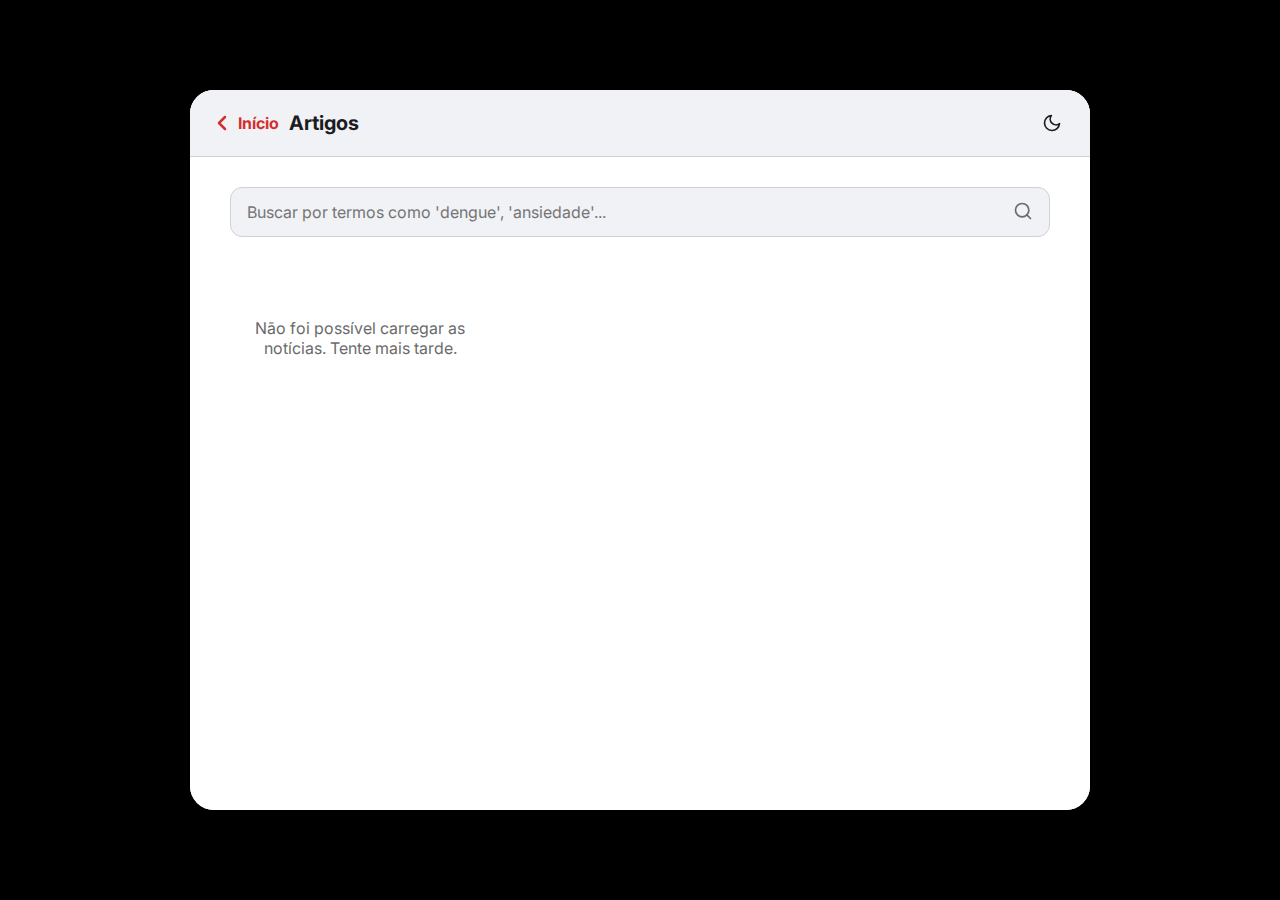
<file: artigos.html>
<!DOCTYPE html>
<html lang="pt-br">
<head>
    <meta charset="UTF-8" />
    <meta name="viewport" content="width=device-width, initial-scale=1.0" />
    <title>Artigos de Saúde - Baymax</title>
    <link rel="stylesheet" href="src/css/main.css">
    <link rel="stylesheet" href="src/css/artigos.css">
</head>
<body>
    <div class="app-container visible">
        <div id="articles-screen" class="screen active">
            
            <header class="articles-header">
                <a href="index.html" class="back-button" aria-label="Voltar para Home">
                    <svg width="24" height="24" viewBox="0 0 24 24" fill="none" stroke="currentColor" stroke-width="2.5" stroke-linecap="round" stroke-linejoin="round"><polyline points="15 18 9 12 15 6"></polyline></svg>
                    <span>Início</span>
                </a>
                <h1>Artigos</h1>
                <button id="theme-toggle-btn" class="theme-toggle" aria-label="Mudar tema">
                    <svg class="sun" width="20" height="20" viewBox="0 0 24 24" fill="none" stroke="currentColor" stroke-width="2" stroke-linecap="round" stroke-linejoin="round"><circle cx="12" cy="12" r="5"></circle><line x1="12" y1="1" x2="12" y2="3"></line><line x1="12" y1="21" x2="12" y2="23"></line><line x1="4.22" y1="4.22" x2="5.64" y2="5.64"></line><line x1="18.36" y1="18.36" x2="19.78" y2="19.78"></line><line x1="1" y1="12" x2="3" y2="12"></line><line x1="21" y1="12" x2="23" y2="12"></line><line x1="4.22" y1="19.78" x2="5.64" y2="18.36"></line><line x1="18.36" y1="5.64" x2="19.78" y2="4.22"></line></svg>
                    <svg class="moon" width="20" height="20" viewBox="0 0 24 24" fill="none" stroke="currentColor" stroke-width="2" stroke-linecap="round" stroke-linejoin="round"><path d="M21 12.79A9 9 0 1 1 11.21 3 7 7 0 0 0 21 12.79z"></path></svg>
                </button>
            </header>

            <main class="articles-main-content">

                <div class="search-wrapper">
                    <form id="search-form" class="search-form">
                        <input type="text" id="search-input" placeholder="Buscar por termos como 'dengue', 'ansiedade'..." autocomplete="off">
                        <button type="submit" aria-label="Pesquisar">
                            <svg width="20" height="20" viewBox="0 0 24 24" fill="none" stroke="currentColor" stroke-width="2" stroke-linecap="round" stroke-linejoin="round"><circle cx="11" cy="11" r="8"></circle><line x1="21" y1="21" x2="16.65" y2="16.65"></line></svg>
                        </button>
                    </form>
                </div>

                <div id="results-container" class="results-container">
                    </div>

            </main>

            <footer id="pagination-footer" class="pagination-footer">
                <button id="prev-page-btn" class="pagination-btn" disabled>
                    <svg width="18" height="18" viewBox="0 0 24 24" fill="none" stroke="currentColor" stroke-width="2" stroke-linecap="round" stroke-linejoin="round"><polyline points="15 18 9 12 15 6"></polyline></svg>
                    Anterior
                </button>
                <span id="page-info"></span>
                <button id="next-page-btn" class="pagination-btn" disabled>
                    Próxima
                    <svg width="18" height="18" viewBox="0 0 24 24" fill="none" stroke="currentColor" stroke-width="2" stroke-linecap="round" stroke-linejoin="round"><polyline points="9 18 15 12 9 6"></polyline></svg>
                </button>
            </footer>

        </div>
    </div>
    <script src="src/js/artigos.js"></script>
</body>
</html>
</file>
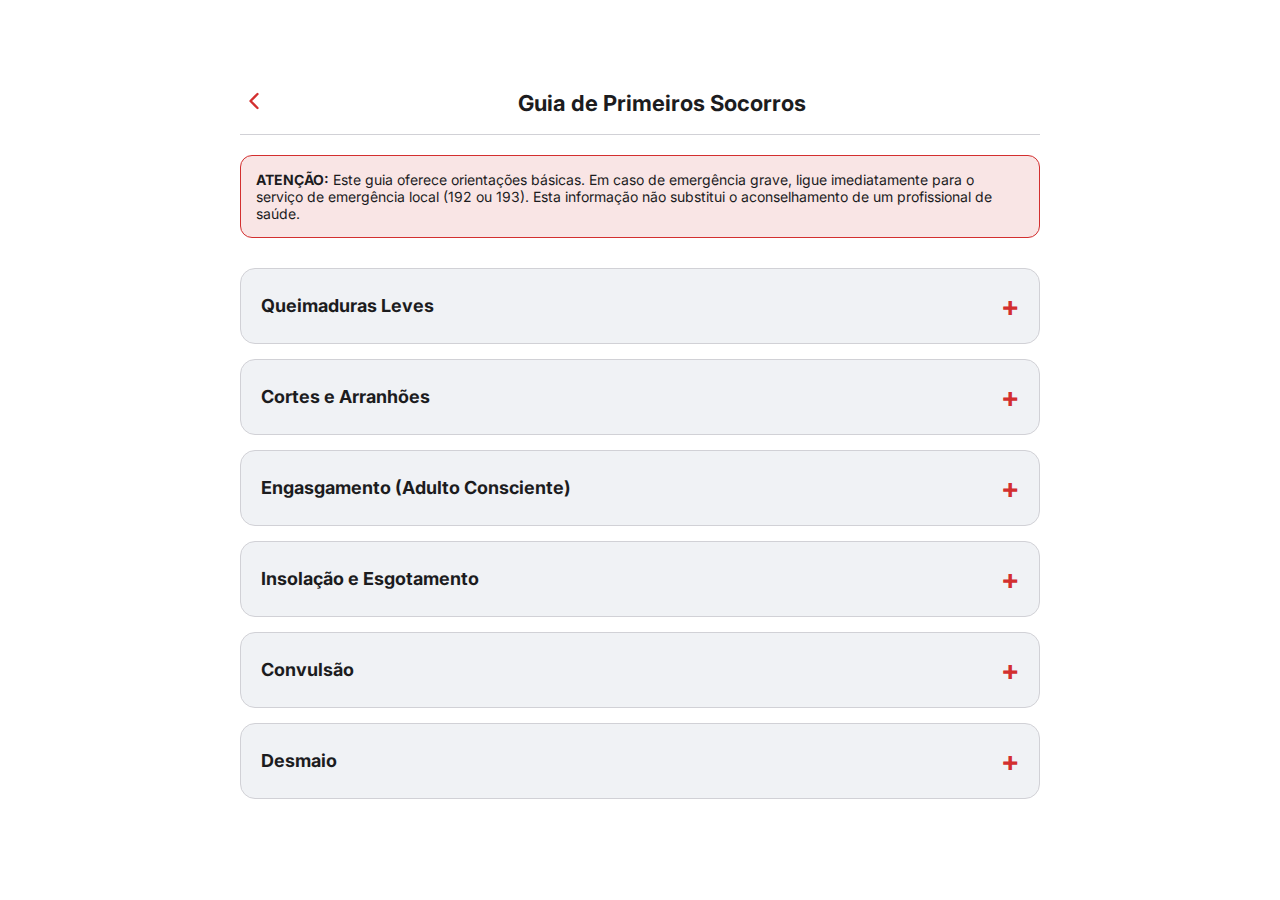
<file: primeiros-socorros.html>
<!DOCTYPE html>
<html lang="pt-br">
<head>
    <meta charset="UTF-8">
    <meta name="viewport" content="width=device-width, initial-scale=1.0">
    <title>Primeiros Socorros - Baymax</title>
    <link rel="stylesheet" href="src/css/main.css"> <link rel="stylesheet" href="src/css/primeiros-socorros.css"> 
</head>
<body class="dark-mode-base"> <div class="guide-container">
        <header class="guide-header">
            <a href="index.html" class="back-button" aria-label="Voltar">
                <svg width="28" height="28" viewBox="0 0 24 24" fill="none" stroke="currentColor" stroke-width="2" stroke-linecap="round" stroke-linejoin="round"><polyline points="15 18 9 12 15 6"></polyline></svg>
            </a>
            <h1>Guia de Primeiros Socorros</h1>
        </header>

        <div class="disclaimer-box">
            <p><strong>ATENÇÃO:</strong> Este guia oferece orientações básicas. Em caso de emergência grave, ligue imediatamente para o serviço de emergência local (192 ou 193). Esta informação não substitui o aconselhamento de um profissional de saúde.</p>
        </div>

        <main class="guide-content">
            <details class="topic-card">
                <summary class="topic-title">Queimaduras Leves</summary>
                <div class="topic-content">
                    <ol>
                        <li><strong>Esfrie a área:</strong> Coloque a queimadura sob água corrente fria por pelo menos 10 minutos. Não use gelo.</li>
                        <li><strong>Proteja a queimadura:</strong> Cubra a área com um pano limpo e húmido ou uma ligadura esterilizada.</li>
                        <li><strong>Não fure as bolhas:</strong> Se bolhas se formarem, não as fure para evitar infeções.</li>
                        <li><strong>Analgesia:</strong> Se necessário, tome um analgésico de venda livre, como paracetamol ou ibuprofeno.</li>
                    </ol>
                </div>
            </details>

            <details class="topic-card">
                <summary class="topic-title">Cortes e Arranhões</summary>
                <div class="topic-content">
                    <ol>
                        <li><strong>Lave as mãos:</strong> Antes de tratar o ferimento, lave bem as mãos com água e sabão.</li>
                        <li><strong>Estanque o sangramento:</strong> Pressione a ferida com um pano limpo ou gaze por alguns minutos.</li>
                        <li><strong>Limpe o ferimento:</strong> Lave a área com água corrente. Pode usar sabão neutro ao redor da ferida.</li>
                        <li><strong>Aplique um curativo:</strong> Após a limpeza, seque a área e aplique um curativo adesivo (band-aid) ou uma gaze esterilizada.</li>
                    </ol>
                </div>
            </details>

            <details class="topic-card">
                <summary class="topic-title">Engasgamento (Adulto Consciente)</summary>
                <div class="topic-content">
                    <ol>
                        <li><strong>Incentive a tosse:</strong> Peça para a pessoa tossir com força. A tosse é a forma mais eficaz de expelir o objeto.</li>
                        <li><strong>Dê pancadas nas costas:</strong> Se a pessoa não conseguir tossir, posicione-se ao lado e ligeiramente atrás dela. Dê 5 pancadas firmes entre as omoplatas com a base da sua mão.</li>
                        <li><strong>Manobra de Heimlich:</strong> Se as pancadas não funcionarem, posicione-se atrás da pessoa, abrace-a pela cintura, feche uma mão e coloque-a acima do umbigo. Com a outra mão, pressione a primeira para dentro e para cima, 5 vezes.</li>
                        <li><strong>Alterne:</strong> Continue a alternar 5 pancadas nas costas com 5 compressões abdominais até o objeto ser expelido ou a ajuda chegar.</li>
                    </ol>
                </div>
            </details>

            <details class="topic-card">
                <summary class="topic-title">Insolação e Esgotamento</summary>
                <div class="topic-content">
                    <p>O esgotamento por calor pode evoluir para insolação, que é uma emergência médica.</p>
                    <ol>
                        <li><strong>Leve a pessoa para um local fresco:</strong> Retire a pessoa do sol e leve-a para um ambiente com sombra, ar condicionado ou mais fresco.</li>
                        <li><strong>Refresque a pele:</strong> Borrife água fria no corpo da pessoa e abane-a. Pode também aplicar toalhas ou panos frios e húmidos na testa, pescoço, axilas e virilhas.</li>
                        <li><strong>Ofereça líquidos:</strong> Se a pessoa estiver consciente e conseguir engolir, dê-lhe água fria ou uma bebida desportiva (isotónico) em pequenos golos.</li>
                        <li><strong>Eleve as pernas:</strong> Deite a pessoa e eleve ligeiramente as suas pernas e pés.</li>
                        <li><strong>Procure ajuda médica:</strong> Se os sintomas piorarem, se a pessoa desmaiar, tiver convulsões ou a sua temperatura corporal for muito elevada (acima de 40°C), ligue para a emergência imediatamente, pois pode ser um caso de insolação.</li>
                    </ol>
                </div>
            </details>

            <details class="topic-card">
                <summary class="topic-title">Convulsão</summary>
                <div class="topic-content">
                    <ol>
                        <li><strong>Proteja a pessoa de lesões:</strong> Afaste objetos duros ou pontiagudos de perto. Se possível, coloque algo macio e plano, como um casaco dobrado, debaixo da cabeça dela.</li>
                        <li><strong>Não segure a pessoa:</strong> Não tente restringir os movimentos da pessoa ou segurá-la com força.</li>
                        <li><strong>Não coloque nada na boca:</strong> Contrariamente ao mito popular, não coloque nenhum objeto na boca da pessoa. Ela não irá engolir a língua.</li>
                        <li><strong>Vire a pessoa de lado (após a crise):</strong> Assim que os espasmos terminarem, vire a pessoa cuidadosamente para a posição lateral de segurança para ajudar a manter as vias respiratórias abertas.</li>
                        <li><strong>Fique com a pessoa:</strong> Permaneça ao lado dela até que a ajuda chegue ou até que ela recupere a consciência completamente. Cronometre a duração da convulsão. Ligue para a emergência se a convulsão durar mais de 5 minutos.</li>
                    </ol>
                </div>
            </details>

            <details class="topic-card">
                <summary class="topic-title">Desmaio</summary>
                <div class="topic-content">
                    <ol>
                        <li><strong>Posicione a pessoa com segurança:</strong> Deite a pessoa de costas no chão. Verifique se ela está a respirar.</li>
                        <li><strong>Eleve as pernas:</strong> Se não houver ferimentos e a pessoa estiver a respirar, eleve as suas pernas cerca de 30 cm acima do nível do coração para ajudar o sangue a retornar ao cérebro.</li>
                        <li><strong>Afolgue roupas apertadas:</strong> Desaperte cintos, colarinhos ou outras roupas apertadas para facilitar a respiração e a circulação.</li>
                        <li><strong>Verifique a recuperação:</strong> A pessoa deve recuperar a consciência em menos de um minuto. Quando acordar, mantenha-a deitada por alguns minutos.</li>
                        <li><strong>Ligue para a emergência:</strong> Se a pessoa não recuperar a consciência rapidamente, se tiver caído e batido com a cabeça, ou se for diabética, grávida ou tiver dores no peito.</li>
                    </ol>
                </div>
            </details>
        </main>
    </div>

</body>
</html>
</file>
<file: src/css/main.css>
@import url('https://fonts.googleapis.com/css2?family=Inter:wght@400;700;900&display=swap');

/* --- ESTILOS PARA INTRODUÇÃO E VÍDEO --- */
/* Remova os blocos #interaction-screen e #start-experience-btn daqui */

#video-splash-screen {
    position: fixed;
    inset: 0;
    background-color: #000;
    z-index: 10000;
    opacity: 0; /* Inicia invisível */
    transition: opacity 0.8s ease-out;
    display: none;
}
/* O resto do CSS permanece o mesmo... */

#intro-video {
    width: 100%;
    height: 100%;
    object-fit: cover;
}

video::-webkit-media-controls { display: none !important; }
video { pointer-events: none; }
.hidden { opacity: 0; pointer-events: none; }
/* ------------------------------------------- */

/* --- VARIÁVEIS DE COR (TEMA CLARO E ESCURO) --- */
:root {
    --accent-color: #D32F2F; /* Vermelho Baymax */
    --bg-main: #FFFFFF;
    --bg-secondary: #F0F2F5;
    --bg-tertiary: #E9E9EB;
    --text-primary: #1C1C1E;
    --text-secondary: #6B6B6B;
    --text-accent: #FFFFFF;
    --border-color: #D1D1D6;
    --shadow-color: rgba(0, 0, 0, 0.1);
}

body.dark-mode {
    --accent-color: #E53935; /* Vermelho um pouco mais vivo para o escuro */
    --bg-main: #111111;
    --bg-secondary: #1D1D1D;
    --bg-tertiary: #2C2C2E;
    --text-primary: #FFFFFF;
    --text-secondary: #A0A0A0;
    --text-accent: #FFFFFF;
    --border-color: #38383A;
    --shadow-color: rgba(0, 0, 0, 0.5);
}

body {
    margin: 0;
    font-family: 'Inter', sans-serif;
    background-color: #000;
    color: var(--text-primary);
    -webkit-font-smoothing: antialiased;
    -moz-osx-font-smoothing: grayscale;
    display: flex;
    justify-content: center;
    align-items: center;
    height: 100vh;
    padding: 0;
    overflow: hidden;
    transition: background-color 0.3s ease, color 0.3s ease;
}

.app-container {
    visibility: hidden;
    opacity: 0;
    width: 100%;
    max-width: 420px;
    height: 100%;
    max-height: 896px;
    background: var(--bg-main);
    border-radius: 20px;
    overflow: hidden;
    display: flex;
    flex-direction: column;
    position: relative;
    box-shadow: 0 10px 40px var(--shadow-color);
    transition: opacity 0.5s ease-in, background-color 0.3s ease;
}

.app-container.visible {
    visibility: visible;
    opacity: 1;
}

/* --- Ecrãs --- */
.screen {
    position: absolute;
    width: 100%;
    height: 100%;
    transition: opacity 0.4s ease-in-out, transform 0.4s ease-in-out;
    background-color: var(--bg-main);
    display: flex;
    flex-direction: column;
}

.screen:not(.active) {
    opacity: 0;
    transform: scale(0.98);
    pointer-events: none;
}

.screen.active {
    opacity: 1;
    transform: scale(1);
}

/* --- Estilos da Home Screen --- */
#home-screen {
    background: var(--bg-main);
    overflow-y: auto;
}
.home-content { padding: 20px; }
.home-header { display: flex; align-items: center; padding-top: 20px; margin-bottom: 40px; }
.avatar { width: 40px; height: 40px; border-radius: 50%; margin-right: 12px; overflow: hidden; }
.avatar img { width: 100%; height: 100%; object-fit: cover; }
.greeting-text { font-size: 22px; font-weight: bold; margin: 0; }
.home-title-container { margin-bottom: 30px; position: relative; }
.home-title { font-size: 40px; font-weight: 900; line-height: 1.2; margin: 0; }
.main-action-card { background-color: var(--accent-color); color: var(--text-accent); border: none; border-radius: 20px; padding: 20px; margin-bottom: 15px; cursor: pointer; transition: transform 0.2s; position: relative; width: 100%; text-align: left; }
.main-action-card:hover { transform: scale(1.02); }
.main-action-card svg { stroke: var(--text-accent); }
.main-action-text { font-family: 'Inter', sans-serif; font-size: 28px; font-weight: bold; color: var(--text-accent); margin-top: 10px; margin-bottom: 20px; }
.arrow-icon { width: 40px; height: 40px; border-radius: 50%; background-color: rgba(255,255,255,0.2); display: flex; justify-content: center; align-items: center; position: absolute; right: 20px; top: 20px; }
.arrow-icon svg { stroke: var(--text-accent); }
.secondary-action-row { display: flex; gap: 15px; }
.secondary-action-card { flex: 1; background-color: var(--bg-secondary); border-radius: 20px; padding: 20px; display: flex; flex-direction: column; justify-content: space-between; text-decoration: none; color: var(--text-primary); }
.secondary-action-card svg { stroke: var(--text-primary); }
.secondary-action-text { font-size: 16px; font-weight: bold; color: var(--text-primary); margin-top: 8px; }
.history-section { margin-top: 40px; }
.history-title { font-size: 20px; font-weight: bold; margin-bottom: 15px; border-top: 1px solid var(--border-color); padding-top: 20px; }
.history-item { display: flex; align-items: center; background-color: var(--bg-secondary); border-radius: 15px; padding: 15px; margin-bottom: 10px; }
.history-icon { background-color: var(--bg-tertiary); width: 30px; height: 30px; min-width: 30px; border-radius: 50%; display: flex; justify-content: center; align-items: center; margin-right: 15px; }
.history-icon svg { stroke: var(--text-secondary); }
.theme-toggle { margin-left: auto; background: var(--bg-secondary); border: none; border-radius: 50%; width: 36px; height: 36px; display: flex; align-items: center; justify-content: center; cursor: pointer; color: var(--text-primary); }
.theme-toggle .moon { display: block; }
.theme-toggle .sun { display: none; }
body.dark-mode .theme-toggle .moon { display: none; }
body.dark-mode .theme-toggle .sun { display: block; }

/**************************************************/
/* --- ESTILOS DO CHAT (SOLUÇÃO FINAL COM GRID) --- */
/**************************************************/

#chat-screen {
    display: grid;
    /* Define 3 linhas:
       1. Cabeçalho (altura automática)
       2. Mensagens (ocupa todo o espaço que sobrar)
       3. Input (altura automática)
    */
    grid-template-rows: auto 1fr auto;
    height: 100%;
    overflow: hidden; /* Garante que nada saia da tela */
}

.chat-header { 
    display: flex; 
    align-items: center; 
    justify-content: space-between; 
    padding: 15px; 
    background-color: var(--bg-secondary); 
    border-bottom: 1px solid var(--border-color); 
    z-index: 10;
}
.chat-header button { background: none; border: none; cursor: pointer; padding: 5px; color: var(--accent-color); }
.chat-header button svg { stroke: var(--accent-color); }
.chat-title { font-size: 18px; font-weight: bold; margin: 0; }
.status-indicator { width: 10px; height: 10px; border-radius: 5px; background-color: var(--accent-color); }

.messages-list { 
    overflow-y: auto;
    padding: 15px; 
    display: flex; 
    flex-direction: column; 
    gap: 12px;
}

.chat-input-container { 
    background-color: var(--bg-secondary); 
    border-top: 1px solid var(--border-color); 
    z-index: 10; 
    padding: 10px 15px;
    /* CORREÇÃO PARA A BARRA NATIVA DO CELULAR (SAFE AREA) */
    padding-bottom: calc(10px + env(safe-area-inset-bottom));
}

/* --- ESTILOS DAS MENSAGENS COM AVATAR --- */

.message-wrapper { 
    display: flex; 
    align-items: flex-end; 
    gap: 8px; 
    opacity: 0; 
    transform: translateY(10px); 
    animation: fadeIn 0.4s ease forwards; 
    max-width: 90%;
}

.message-wrapper.user { 
    justify-content: flex-end;
    margin-left: auto; /* Alinha o wrapper à direita */
}

.message-wrapper.bot { 
    justify-content: flex-start; 
    margin-right: auto; /* Alinha o wrapper à esquerda */
}

/* NOVO: Estilo para o avatar do bot na mensagem */
.bot-avatar {
    width: 32px;
    height: 32px;
    border-radius: 50%;
    overflow: hidden;
    flex-shrink: 0; /* Impede que o avatar encolha */
}

.bot-avatar img {
    width: 100%;
    height: 100%;
    object-fit: cover;
}

@keyframes fadeIn { to { opacity: 1; transform: translateY(0); } }

.message-bubble { 
    max-width: 100%; /* O wrapper já limita a largura */
    padding: 12px 18px; 
    border-radius: 20px; 
    line-height: 1.5; 
    white-space: pre-wrap; 
    word-wrap: break-word; 
}

.message-bubble.user { 
    background-color: var(--accent-color); 
    color: var(--text-accent); 
    border-bottom-right-radius: 5px; 
}

.message-bubble.bot { 
    background-color: var(--bg-secondary); 
    color: var(--text-primary); 
    border-bottom-left-radius: 5px; 
}

.reply-btn { background: none; border: none; cursor: pointer; padding: 4px; opacity: 0; color: var(--text-secondary); transition: opacity 0.2s; }
.message-wrapper:hover .reply-btn { opacity: 0.7; }
.reply-btn:hover { opacity: 1; }
.typing-indicator { display: flex; align-items: center; padding-top: 10px; margin-left: 50px; opacity: 0; transform: translateY(10px); animation: fadeIn 0.4s ease forwards; }
.typing-indicator.hidden { display: none; }
.typing-indicator-text { margin-left: 10px; color: var(--accent-color); font-size: 14px; }
.reply-context { background-color: var(--bg-tertiary); padding: 8px 12px; margin-bottom: 8px; border-radius: 12px; border-left: 3px solid var(--accent-color); font-size: 12px; color: var(--text-secondary); white-space: nowrap; overflow: hidden; text-overflow: ellipsis; position: relative; display: none; }
.reply-context.active { display: block; }
.reply-context-close { position: absolute; top: 50%; right: 10px; transform: translateY(-50%); background: none; border: none; color: var(--text-primary); cursor: pointer; font-size: 16px; }
.chat-input-form { display: flex; align-items: center; }
.chat-input-form input { flex: 1; background-color: var(--bg-tertiary); border: 1px solid var(--border-color); border-radius: 20px; padding: 10px 15px; color: var(--text-primary); font-size: 16px; margin-right: 10px; font-family: 'Inter', sans-serif; }
.chat-input-form input:focus { outline: none; border-color: var(--accent-color); }
.chat-input-form button { background: none; border: none; cursor: pointer; display: flex; align-items: center; justify-content: center; color: var(--accent-color); }
.chat-input-form button svg path { stroke: var(--bg-main); }
.spinner { border: 2px solid rgba(229, 57, 53, 0.3); border-top: 2px solid var(--accent-color); border-radius: 50%; width: 16px; height: 16px; animation: spin 1s linear infinite; }
@keyframes spin { 0% { transform: rotate(0deg); } 100% { transform: rotate(360deg); } }

/* --- Responsividade --- */
@media (min-width: 768px) {
    .app-container {
        max-width: 900px;
        max-height: 80vh;
        border-radius: 24px;
    }
    .home-content { padding: 40px; }
    .home-title { font-size: 52px; }
    .action-grid { display: flex; gap: 20px; align-items: stretch; }
    .main-action-card { flex: 2; margin-bottom: 0; }
    .secondary-action-row { flex: 1; flex-direction: column; }
    .messages-list, .chat-input-container { padding-left: 30px; padding-right: 30px; }
}
/* --- ESTILOS PARA TELA DE AUTENTICAÇÃO --- */
#auth-container {
    position: fixed;
    inset: 0;
    background-color: var(--bg-main);
    z-index: 10002;
    display: flex;
    justify-content: center;
    align-items: center;
    text-align: center;
    padding: 20px;
    transition: opacity 0.3s ease;
}

#auth-container.hidden {
    opacity: 0;
    pointer-events: none;
}

.auth-box {
    width: 100%;
    max-width: 380px;
    padding: 30px;
    background-color: var(--bg-secondary);
    border-radius: 20px;
}

.auth-logo {
    width: 60px;
    height: 60px;
    border-radius: 50%;
    margin: 0 auto 15px;
}

.auth-box h2 {
    font-size: 24px;
    font-weight: 900;
    margin-bottom: 5px;
    color: var(--text-primary);
}

.auth-box p {
    color: var(--text-secondary);
    margin-bottom: 25px;
}

.auth-form .input-group {
    margin-bottom: 15px;
}

.auth-form input {
    width: 100%;
    padding: 12px 15px;
    border-radius: 10px;
    border: 1px solid var(--border-color);
    background-color: var(--bg-tertiary);
    color: var(--text-primary);
    font-family: 'Inter', sans-serif;
    font-size: 16px;
    box-sizing: border-box; /* Garante que padding não afete a largura */
}
.auth-form input:focus {
    outline: none;
    border-color: var(--accent-color);
}

.auth-button {
    width: 100%;
    padding: 12px;
    border-radius: 10px;
    border: none;
    background-color: var(--accent-color);
    color: var(--text-accent);
    font-weight: bold;
    font-size: 16px;
    cursor: pointer;
    transition: background-color 0.2s;
}
.auth-button.register {
    background-color: #4CAF50; /* Um verde para diferenciar */
}
.auth-button:hover {
    opacity: 0.9;
}

.auth-error-message {
    color: #D32F2F;
    font-size: 14px;
    margin-top: 15px;
    min-height: 20px; /* Evita que o layout pule */
}

.separator {
    display: flex;
    align-items: center;
    text-align: center;
    color: var(--text-secondary);
    font-size: 12px;
    margin: 20px 0;
}
.separator::before, .separator::after {
    content: '';
    flex: 1;
    border-bottom: 1px solid var(--border-color);
}
.separator:not(:empty)::before { margin-right: .25em; }
.separator:not(:empty)::after { margin-left: .25em; }


#google-signin-btn {
    width: 100%;
    display: inline-flex;
    align-items: center;
    justify-content: center;
    gap: 12px;
    background-color: #4285F4;
    color: white;
    font-family: 'Inter', sans-serif;
    font-weight: bold;
    border: none;
    padding: 12px 24px;
    border-radius: 10px;
    cursor: pointer;
    transition: background-color 0.3s;
    margin-bottom: 20px;
}
#google-signin-btn:hover { background-color: #357ae8; }
#google-signin-btn .fab { font-size: 20px; }

.toggle-auth {
    font-size: 14px;
    color: var(--text-secondary);
}
.toggle-auth a {
    color: var(--accent-color);
    text-decoration: none;
    font-weight: bold;
}

.logout-button {
    margin-left: auto;
    background: var(--bg-secondary);
    border: none;
    border-radius: 50%;
    width: 36px;
    height: 36px;
    display: flex;
    align-items: center;
    justify-content: center;
    cursor: pointer;
    color: var(--text-primary);
    margin-right: 10px;
}
.logout-button svg { stroke: var(--text-primary); }

.auth-form.hidden {
    display: none;
}
</file>
<file: src/css/artigos.css>
/* --- Estilo Base da Tela de Artigos --- */
*{
    -webkit-tap-highlight-color: transparent;
}

*:focus {
    outline: none;
    box-shadow: none;
}

#articles-screen {
    background-color: var(--bg-main);
    display: flex;
    flex-direction: column;
    height: 100%;
}

.articles-main-content {
    flex-grow: 1;
    overflow-y: auto;
    padding: 20px;
}

.articles-header {
    display: flex;
    justify-content: space-between;
    align-items: center;
    padding: 15px 20px;
    background-color: var(--bg-secondary);
    border-bottom: 1px solid var(--border-color);
    color: var(--text-primary);
    flex-shrink: 0;
}

.articles-header h1 {
    margin: 0;
    font-size: 20px;
    padding-left: 10px;
}

.back-button {
    display: flex;
    align-items: center;
    gap: 4px;
    text-decoration: none;
    color: var(--accent-color);
    font-weight: bold;
    font-size: 16px;
    transition: opacity 0.2s;
}
.back-button:hover {
    opacity: 0.8;
}

.search-wrapper {
    margin-bottom: 25px;
}
.search-form {
    display: flex;
    align-items: center;
    background-color: var(--bg-secondary);
    border: 1px solid var(--border-color);
    border-radius: 12px;
    overflow: hidden;
    transition: border-color 0.3s;
}
.search-form:focus-within {
    border-color: var(--accent-color);
}

.search-form input {
    flex-grow: 1;
    background: none;
    border: none;
    padding: 14px 16px;
    font-size: 16px;
    color: var(--text-primary);
    outline: none;
    font-family: 'Inter', sans-serif;
}

.search-form button {
    background: none;
    border: none;
    padding: 0 16px;
    cursor: pointer;
    color: var(--text-secondary);
    transition: color 0.3s;
}
.search-form:focus-within button {
    color: var(--accent-color);
}

.results-container {
    display: grid;
    grid-template-columns: 1fr;
    gap: 20px;
}

.article-card {
    background-color: var(--bg-secondary);
    border-radius: 12px;
    text-decoration: none;
    color: var(--text-primary);
    overflow: hidden;
    display: flex;
    flex-direction: column;
    border: 1px solid var(--border-color);
    transition: transform 0.2s ease-out, border-color 0.2s;
}
.article-card:hover {
    transform: translateY(-4px);
    border-color: var(--text-secondary);
}

.article-card img {
    width: 100%;
    height: 180px;
    object-fit: cover;
    background-color: var(--bg-tertiary);
    border-bottom: 1px solid var(--border-color);
}

.article-content {
    padding: 16px;
    flex-grow: 1;
    display: flex;
    flex-direction: column;
}
.article-content h3 {
    margin: 0 0 10px 0;
    font-size: 18px;
    line-height: 1.4;
}
.article-source {
    font-size: 12px;
    color: var(--text-secondary);
    margin-top: auto;
}

.info-text {
    color: var(--text-secondary);
    text-align: center;
    padding: 40px 20px;
    font-size: 16px;
}
.info-text small {
    color: var(--text-secondary);
    display: block;
    margin-top: 10px;
    opacity: 0.8;
}

.spinner-wrapper {
    display: flex;
    justify-content: center;
    align-items: center;
    padding: 50px;
}
.spinner {
    width: 40px;
    height: 40px;
    border: 4px solid var(--border-color);
    border-top-color: var(--accent-color);
    border-radius: 50%;
    animation: spin 1s linear infinite;
}
@keyframes spin {
    to { transform: rotate(360deg); }
}

.pagination-footer {
    display: flex;
    justify-content: space-between;
    align-items: center;
    padding: 15px 20px;
    background-color: var(--bg-secondary);
    border-top: 1px solid var(--border-color);
    flex-shrink: 0;
    visibility: hidden;
}
.pagination-footer.visible {
    visibility: visible;
}

.pagination-btn {
    display: flex;
    align-items: center;
    gap: 8px;
    background-color: var(--bg-tertiary);
    color: var(--text-primary);
    border: 1px solid var(--border-color);
    border-radius: 8px;
    padding: 10px 16px;
    font-family: 'Inter', sans-serif;
    font-size: 14px;
    font-weight: bold;
    cursor: pointer;
    transition: background-color 0.2s, border-color 0.2s;
}
.pagination-btn:hover:not(:disabled) {
    background-color: var(--bg-main);
}
.pagination-btn:disabled {
    opacity: 0.4;
    cursor: not-allowed;
}

#page-info {
    color: var(--text-secondary);
    font-size: 14px;
    font-weight: bold;
}

@media (min-width: 768px) {
    .results-container {
        grid-template-columns: repeat(2, 1fr);
    }
}
@media (min-width: 1024px) {
    .results-container {
        grid-template-columns: repeat(3, 1fr);
    }
    .articles-main-content {
        padding: 30px 40px;
    }
}
</file>
<file: src/css/primeiros-socorros.css>
*:focus {
    outline: none;
    box-shadow: none;
}

* {
  -webkit-tap-highlight-color: transparent; /* Remove o realce de toque no iOS e Android */
}

/* Garante que o tema base seja aplicado */
body.dark-mode-base {
    background-color: var(--bg-main);
    color: var(--text-primary);
}

.guide-container {
    max-width: 800px;
    margin: 0 auto;
    padding: 20px;
    font-family: 'Inter', sans-serif;
}

.guide-header {
    display: flex;
    align-items: center;
    margin-bottom: 20px;
    padding-bottom: 15px;
    border-bottom: 1px solid var(--border-color);
}

.guide-header h1 {
    font-size: 24px;
    margin: 0;
    margin-left: 15px;
    color: var(--text-primary);
}

.back-button {
    color: var(--accent-color);
    background: none;
    border: none;
    cursor: pointer;
}

.disclaimer-box {
    background-color: #d32f2f20; /* Vermelho do tema com transparência */
    border: 1px solid var(--accent-color);
    color: var(--text-primary);
    padding: 15px;
    border-radius: 12px;
    margin-bottom: 30px;
    font-size: 14px;
}

.disclaimer-box p {
    margin: 0;
}

.topic-card {
    background-color: var(--bg-secondary);
    border-radius: 15px;
    margin-bottom: 15px;
    border: 1px solid var(--border-color);
    transition: all 0.2s ease-in-out;
}

.topic-card[open] {
    border-color: var(--accent-color);
}

.topic-title {
    font-size: 18px;
    font-weight: bold;
    padding: 20px;
    cursor: pointer;
    display: flex;
    justify-content: space-between;
    align-items: center;
}

.topic-title::after {
    content: '+';
    font-size: 28px;
    font-weight: bold;
    color: var(--accent-color);
    transition: transform 0.2s ease-in-out;
}

.topic-card[open] .topic-title::after {
    transform: rotate(45deg);
}


.topic-content {
    padding: 0 20px 20px 20px;
    line-height: 1.6;
}

.topic-content ol {
    padding-left: 20px;
}

.topic-content li {
    margin-bottom: 10px;
}


.guide-header {
    display: flex; 
    align-items: center; 
    margin-bottom: 20px;
    padding-bottom: 15px;
    border-bottom: 1px solid var(--border-color);
    gap: 15px;
}

.guide-header h1 {
    flex-grow: 1; 
    font-size: 22px;
    margin: 0;
    text-align: center; 
    color: var(--text-primary);
}


.back-button {
    flex-shrink: 0;
}


.theme-toggle {
    flex-shrink: 0;
}
</file>
